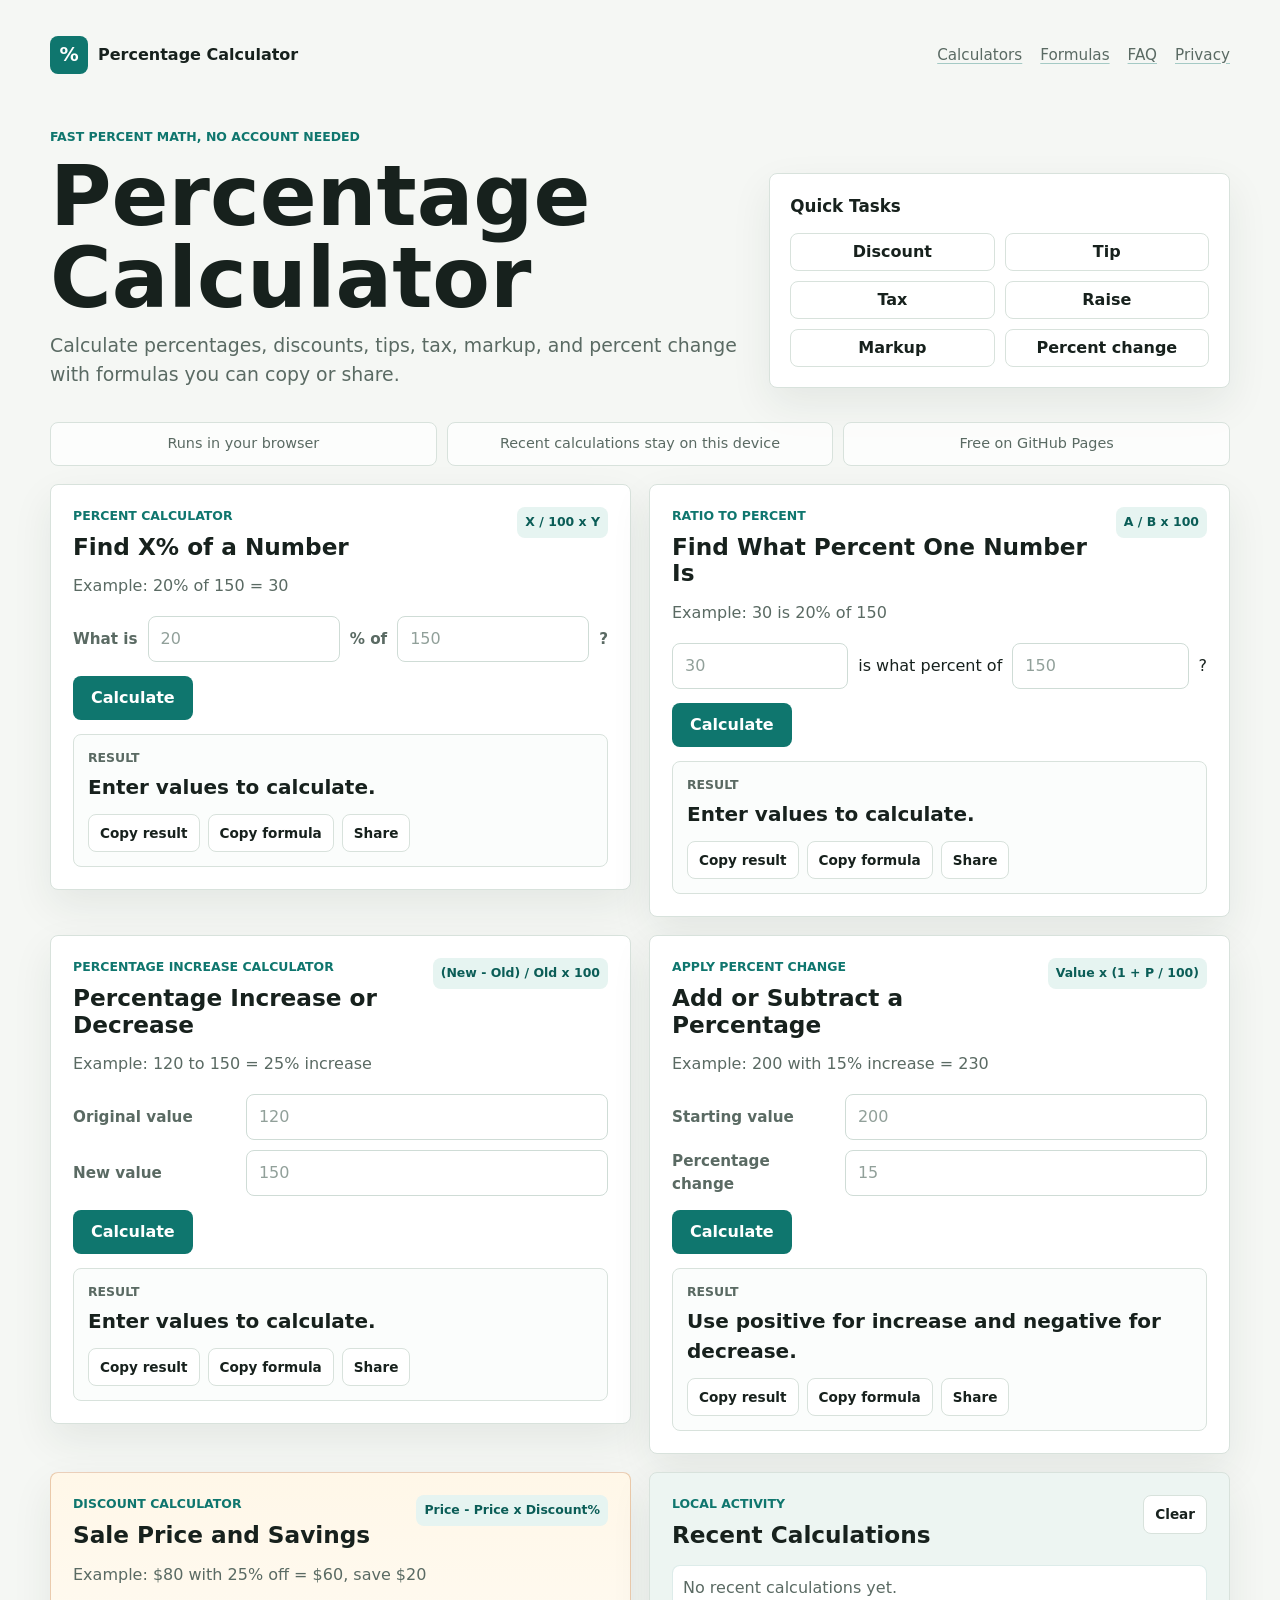
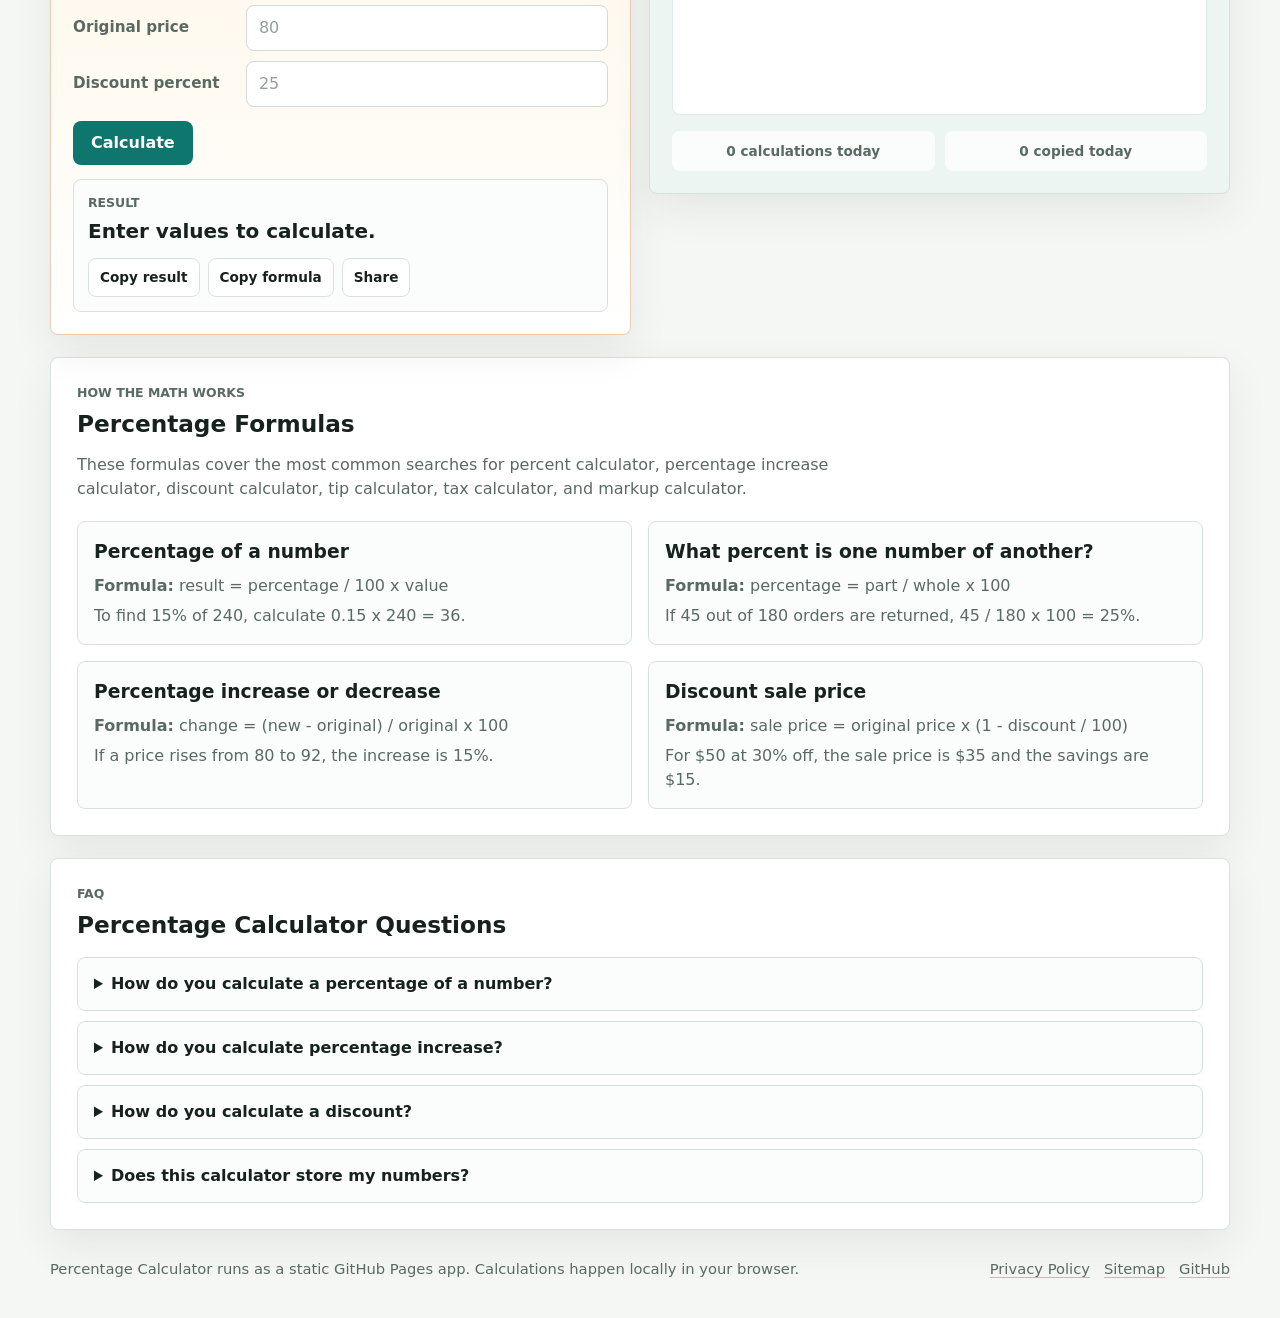
<file: index.html>
<!DOCTYPE html>
<html lang="en">
<head>
    <meta charset="UTF-8">
    <meta name="viewport" content="width=device-width, initial-scale=1.0">
    <title>Percentage Calculator - Percent, Increase, Discount & Change</title>
    <meta name="description" content="Free percentage calculator for percent of a number, percentage increase or decrease, discounts, tips, tax, markup, and percentage change formulas.">
    <meta name="robots" content="index, follow">
    <link rel="canonical" href="https://sahaavi.github.io/Percentage-Calc/">

    <meta property="og:type" content="website">
    <meta property="og:title" content="Percentage Calculator">
    <meta property="og:description" content="Calculate percentages, discounts, tips, tax, markup, and percentage change in your browser.">
    <meta property="og:url" content="https://sahaavi.github.io/Percentage-Calc/">
    <meta property="og:site_name" content="Percentage Calculator">
    <meta name="twitter:card" content="summary">
    <meta name="twitter:title" content="Percentage Calculator">
    <meta name="twitter:description" content="Fast percentage, discount, and percent change calculations with formulas and examples.">

    <meta name="theme-color" content="#0f766e">
    <link rel="icon" href="favicon.svg" type="image/svg+xml">
    <link rel="stylesheet" href="styles.css">
    <script src="site-config.js"></script>
    <script src="tracking.js" defer></script>

    <script type="application/ld+json">
    {
        "@context": "https://schema.org",
        "@type": "WebApplication",
        "name": "Percentage Calculator",
        "url": "https://sahaavi.github.io/Percentage-Calc/",
        "applicationCategory": "FinanceApplication",
        "operatingSystem": "Any",
        "description": "A free browser-based calculator for percentages, percentage increase and decrease, discounts, tips, tax, markup, and percentage change.",
        "offers": {
            "@type": "Offer",
            "price": "0",
            "priceCurrency": "USD"
        },
        "featureList": [
            "Calculate a percentage of a number",
            "Find what percent one number is of another",
            "Calculate percentage increase or decrease",
            "Apply a percentage change",
            "Calculate discount sale price and savings"
        ]
    }
    </script>
    <script type="application/ld+json">
    {
        "@context": "https://schema.org",
        "@type": "FAQPage",
        "mainEntity": [
            {
                "@type": "Question",
                "name": "How do you calculate a percentage of a number?",
                "acceptedAnswer": {
                    "@type": "Answer",
                    "text": "Divide the percentage by 100, then multiply by the number. For example, 20% of 150 is 0.20 times 150, which equals 30."
                }
            },
            {
                "@type": "Question",
                "name": "How do you calculate percentage increase?",
                "acceptedAnswer": {
                    "@type": "Answer",
                    "text": "Subtract the original value from the new value, divide by the original value, then multiply by 100."
                }
            },
            {
                "@type": "Question",
                "name": "How do you calculate a discount?",
                "acceptedAnswer": {
                    "@type": "Answer",
                    "text": "Multiply the original price by the discount percent divided by 100 to get the savings, then subtract the savings from the original price."
                }
            }
        ]
    }
    </script>
</head>
<body>
    <header class="site-header">
        <nav class="topbar" aria-label="Primary">
            <a class="brand" href="https://sahaavi.github.io/Percentage-Calc/" aria-label="Percentage Calculator home">
                <span class="brand-mark" aria-hidden="true">%</span>
                <span>Percentage Calculator</span>
            </a>
            <div class="nav-links">
                <a href="#calculators">Calculators</a>
                <a href="#formulas">Formulas</a>
                <a href="#faq">FAQ</a>
                <a href="privacy.html">Privacy</a>
            </div>
        </nav>

        <section class="hero" aria-labelledby="page-title">
            <div class="hero-copy">
                <p class="eyebrow">Fast percent math, no account needed</p>
                <h1 id="page-title">Percentage Calculator</h1>
                <p class="hero-text">Calculate percentages, discounts, tips, tax, markup, and percent change with formulas you can copy or share.</p>
            </div>
            <div class="quick-panel" aria-labelledby="quick-tasks-title">
                <h2 id="quick-tasks-title">Quick Tasks</h2>
                <div class="preset-grid">
                    <button type="button" class="preset-chip" data-preset="discount">Discount</button>
                    <button type="button" class="preset-chip" data-preset="tip">Tip</button>
                    <button type="button" class="preset-chip" data-preset="tax">Tax</button>
                    <button type="button" class="preset-chip" data-preset="raise">Raise</button>
                    <button type="button" class="preset-chip" data-preset="markup">Markup</button>
                    <button type="button" class="preset-chip" data-preset="change">Percent change</button>
                </div>
            </div>
        </section>
    </header>

    <main>
        <section class="trust-strip" aria-label="Privacy and utility notes">
            <span>Runs in your browser</span>
            <span>Recent calculations stay on this device</span>
            <span>Free on GitHub Pages</span>
        </section>

        <section id="calculators" class="calculator-grid" aria-label="Percentage calculators">
            <article class="calculator-card" id="percent-of-card">
                <div class="card-heading">
                    <div>
                        <p class="eyebrow">Percent calculator</p>
                        <h2>Find X% of a Number</h2>
                    </div>
                    <span class="formula-pill">X / 100 x Y</span>
                </div>
                <p class="example">Example: 20% of 150 = 30</p>
                <form class="calc-form" data-calculator="percent-of">
                    <div class="field-row sentence-row">
                        <label for="percent-of-percent">What is</label>
                        <input type="number" id="percent-of-percent" name="percent" inputmode="decimal" placeholder="20" step="any">
                        <label for="percent-of-value">% of</label>
                        <input type="number" id="percent-of-value" name="value" inputmode="decimal" placeholder="150" step="any">
                        <span aria-hidden="true">?</span>
                    </div>
                    <div class="actions">
                        <button type="submit" class="primary-button">Calculate</button>
                    </div>
                    <div class="result-panel" data-result-for="percent-of" aria-live="polite">
                        <p class="result-label">Result</p>
                        <output id="percent-of-result">Enter values to calculate.</output>
                        <p class="result-formula"></p>
                        <div class="result-actions" hidden>
                            <button type="button" data-action="copy-result">Copy result</button>
                            <button type="button" data-action="copy-formula">Copy formula</button>
                            <button type="button" data-action="share">Share</button>
                        </div>
                    </div>
                </form>
            </article>

            <article class="calculator-card" id="what-percent-card">
                <div class="card-heading">
                    <div>
                        <p class="eyebrow">Ratio to percent</p>
                        <h2>Find What Percent One Number Is</h2>
                    </div>
                    <span class="formula-pill">A / B x 100</span>
                </div>
                <p class="example">Example: 30 is 20% of 150</p>
                <form class="calc-form" data-calculator="what-percent">
                    <div class="field-row compact-sentence-row">
                        <label class="sr-only" for="what-percent-part">Part value</label>
                        <input type="number" id="what-percent-part" name="part" inputmode="decimal" placeholder="30" step="any">
                        <span aria-hidden="true">is what percent of</span>
                        <label class="sr-only" for="what-percent-whole">Whole value</label>
                        <input type="number" id="what-percent-whole" name="whole" inputmode="decimal" placeholder="150" step="any">
                        <span aria-hidden="true">?</span>
                    </div>
                    <div class="actions">
                        <button type="submit" class="primary-button">Calculate</button>
                    </div>
                    <div class="result-panel" data-result-for="what-percent" aria-live="polite">
                        <p class="result-label">Result</p>
                        <output id="what-percent-result">Enter values to calculate.</output>
                        <p class="result-formula"></p>
                        <div class="result-actions" hidden>
                            <button type="button" data-action="copy-result">Copy result</button>
                            <button type="button" data-action="copy-formula">Copy formula</button>
                            <button type="button" data-action="share">Share</button>
                        </div>
                    </div>
                </form>
            </article>

            <article class="calculator-card" id="change-card">
                <div class="card-heading">
                    <div>
                        <p class="eyebrow">Percentage increase calculator</p>
                        <h2>Percentage Increase or Decrease</h2>
                    </div>
                    <span class="formula-pill">(New - Old) / Old x 100</span>
                </div>
                <p class="example">Example: 120 to 150 = 25% increase</p>
                <form class="calc-form" data-calculator="change">
                    <div class="field-grid">
                        <label for="change-old">Original value</label>
                        <input type="number" id="change-old" name="oldValue" inputmode="decimal" placeholder="120" step="any">
                        <label for="change-new">New value</label>
                        <input type="number" id="change-new" name="newValue" inputmode="decimal" placeholder="150" step="any">
                    </div>
                    <div class="actions">
                        <button type="submit" class="primary-button">Calculate</button>
                    </div>
                    <div class="result-panel" data-result-for="change" aria-live="polite">
                        <p class="result-label">Result</p>
                        <output id="change-result">Enter values to calculate.</output>
                        <p class="result-formula"></p>
                        <div class="result-actions" hidden>
                            <button type="button" data-action="copy-result">Copy result</button>
                            <button type="button" data-action="copy-formula">Copy formula</button>
                            <button type="button" data-action="share">Share</button>
                        </div>
                    </div>
                </form>
            </article>

            <article class="calculator-card" id="apply-change-card">
                <div class="card-heading">
                    <div>
                        <p class="eyebrow">Apply percent change</p>
                        <h2>Add or Subtract a Percentage</h2>
                    </div>
                    <span class="formula-pill">Value x (1 + P / 100)</span>
                </div>
                <p class="example">Example: 200 with 15% increase = 230</p>
                <form class="calc-form" data-calculator="apply-change">
                    <div class="field-grid">
                        <label for="apply-base">Starting value</label>
                        <input type="number" id="apply-base" name="baseValue" inputmode="decimal" placeholder="200" step="any">
                        <label for="apply-percent">Percentage change</label>
                        <input type="number" id="apply-percent" name="changePercent" inputmode="decimal" placeholder="15" step="any">
                    </div>
                    <div class="actions">
                        <button type="submit" class="primary-button">Calculate</button>
                    </div>
                    <div class="result-panel" data-result-for="apply-change" aria-live="polite">
                        <p class="result-label">Result</p>
                        <output id="apply-change-result">Use positive for increase and negative for decrease.</output>
                        <p class="result-formula"></p>
                        <div class="result-actions" hidden>
                            <button type="button" data-action="copy-result">Copy result</button>
                            <button type="button" data-action="copy-formula">Copy formula</button>
                            <button type="button" data-action="share">Share</button>
                        </div>
                    </div>
                </form>
            </article>

            <article class="calculator-card feature-card" id="discount-card">
                <div class="card-heading">
                    <div>
                        <p class="eyebrow">Discount calculator</p>
                        <h2>Sale Price and Savings</h2>
                    </div>
                    <span class="formula-pill">Price - Price x Discount%</span>
                </div>
                <p class="example">Example: $80 with 25% off = $60, save $20</p>
                <form class="calc-form" data-calculator="discount">
                    <div class="field-grid">
                        <label for="discount-price">Original price</label>
                        <input type="number" id="discount-price" name="price" inputmode="decimal" placeholder="80" min="0" step="any">
                        <label for="discount-percent">Discount percent</label>
                        <input type="number" id="discount-percent" name="discountPercent" inputmode="decimal" placeholder="25" step="any">
                    </div>
                    <div class="actions">
                        <button type="submit" class="primary-button">Calculate</button>
                    </div>
                    <div class="result-panel" data-result-for="discount" aria-live="polite">
                        <p class="result-label">Result</p>
                        <output id="discount-result">Enter values to calculate.</output>
                        <p class="result-formula"></p>
                        <div class="result-actions" hidden>
                            <button type="button" data-action="copy-result">Copy result</button>
                            <button type="button" data-action="copy-formula">Copy formula</button>
                            <button type="button" data-action="share">Share</button>
                        </div>
                    </div>
                </form>
            </article>

            <aside class="calculator-card side-card" aria-labelledby="activity-title">
                <div class="card-heading">
                    <div>
                        <p class="eyebrow">Local activity</p>
                        <h2 id="activity-title">Recent Calculations</h2>
                    </div>
                    <button type="button" class="ghost-button" id="clear-history">Clear</button>
                </div>
                <ol class="history-list" id="history-list">
                    <li class="empty-history">No recent calculations yet.</li>
                </ol>
                <div class="stats-panel" aria-live="polite">
                    <span id="today-count">0 calculations today</span>
                    <span id="copy-count">0 copied today</span>
                </div>
            </aside>
        </section>

        <section id="formulas" class="content-section" aria-labelledby="formulas-title">
            <div class="section-copy">
                <p class="eyebrow">How the math works</p>
                <h2 id="formulas-title">Percentage Formulas</h2>
                <p>These formulas cover the most common searches for percent calculator, percentage increase calculator, discount calculator, tip calculator, tax calculator, and markup calculator.</p>
            </div>
            <div class="formula-grid">
                <article>
                    <h3>Percentage of a number</h3>
                    <p><strong>Formula:</strong> result = percentage / 100 x value</p>
                    <p>To find 15% of 240, calculate 0.15 x 240 = 36.</p>
                </article>
                <article>
                    <h3>What percent is one number of another?</h3>
                    <p><strong>Formula:</strong> percentage = part / whole x 100</p>
                    <p>If 45 out of 180 orders are returned, 45 / 180 x 100 = 25%.</p>
                </article>
                <article>
                    <h3>Percentage increase or decrease</h3>
                    <p><strong>Formula:</strong> change = (new - original) / original x 100</p>
                    <p>If a price rises from 80 to 92, the increase is 15%.</p>
                </article>
                <article>
                    <h3>Discount sale price</h3>
                    <p><strong>Formula:</strong> sale price = original price x (1 - discount / 100)</p>
                    <p>For $50 at 30% off, the sale price is $35 and the savings are $15.</p>
                </article>
            </div>
        </section>

        <section id="faq" class="content-section" aria-labelledby="faq-title">
            <div class="section-copy">
                <p class="eyebrow">FAQ</p>
                <h2 id="faq-title">Percentage Calculator Questions</h2>
            </div>
            <div class="faq-list">
                <details>
                    <summary>How do you calculate a percentage of a number?</summary>
                    <p>Divide the percentage by 100, then multiply by the number. For example, 20% of 150 is 0.20 x 150 = 30.</p>
                </details>
                <details>
                    <summary>How do you calculate percentage increase?</summary>
                    <p>Subtract the original value from the new value, divide by the original value, then multiply by 100. Positive results are increases; negative results are decreases.</p>
                </details>
                <details>
                    <summary>How do you calculate a discount?</summary>
                    <p>Multiply the original price by discount percent / 100 to find the savings. Subtract the savings from the original price to find the sale price.</p>
                </details>
                <details>
                    <summary>Does this calculator store my numbers?</summary>
                    <p>Recent calculations are stored only in your browser on your device. They are not sent to a server by this app.</p>
                </details>
            </div>
        </section>
    </main>

    <footer class="site-footer">
        <p>Percentage Calculator runs as a static GitHub Pages app. Calculations happen locally in your browser.</p>
        <div class="footer-links">
            <a href="privacy.html">Privacy Policy</a>
            <a href="sitemap.xml">Sitemap</a>
            <a href="https://github.com/sahaavi/Percentage-Calc">GitHub</a>
        </div>
    </footer>

    <script src="script.js" defer></script>
</body>
</html>
</file>
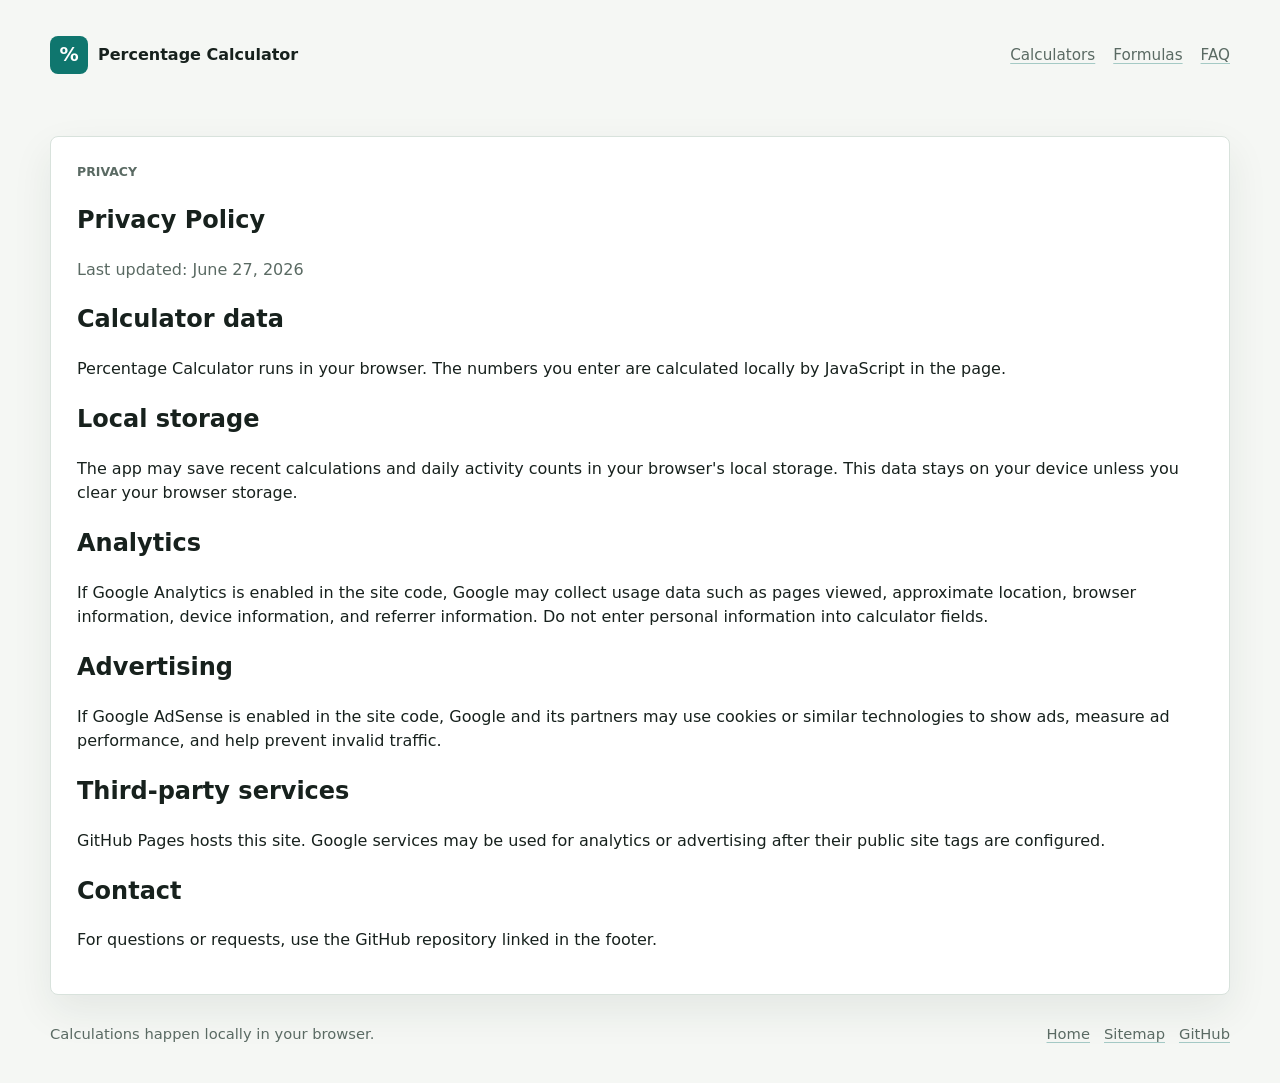
<file: privacy.html>
<!DOCTYPE html>
<html lang="en">
<head>
    <meta charset="UTF-8">
    <meta name="viewport" content="width=device-width, initial-scale=1.0">
    <title>Privacy Policy - Percentage Calculator</title>
    <meta name="description" content="Privacy policy for Percentage Calculator, including local browser storage, Google Analytics, and AdSense disclosures.">
    <meta name="robots" content="index, follow">
    <link rel="canonical" href="https://sahaavi.github.io/Percentage-Calc/privacy.html">
    <meta name="theme-color" content="#0f766e">
    <link rel="icon" href="favicon.svg" type="image/svg+xml">
    <link rel="stylesheet" href="styles.css">
    <script src="site-config.js"></script>
    <script src="tracking.js" defer></script>
</head>
<body>
    <header class="site-header">
        <nav class="topbar" aria-label="Primary">
            <a class="brand" href="index.html" aria-label="Percentage Calculator home">
                <span class="brand-mark" aria-hidden="true">%</span>
                <span>Percentage Calculator</span>
            </a>
            <div class="nav-links">
                <a href="index.html#calculators">Calculators</a>
                <a href="index.html#formulas">Formulas</a>
                <a href="index.html#faq">FAQ</a>
            </div>
        </nav>
    </header>

    <main>
        <section class="content-section policy-page" aria-labelledby="privacy-title">
            <div class="section-copy">
                <p class="eyebrow">Privacy</p>
                <h1 id="privacy-title">Privacy Policy</h1>
                <p>Last updated: June 27, 2026</p>
            </div>

            <h2>Calculator data</h2>
            <p>Percentage Calculator runs in your browser. The numbers you enter are calculated locally by JavaScript in the page.</p>

            <h2>Local storage</h2>
            <p>The app may save recent calculations and daily activity counts in your browser's local storage. This data stays on your device unless you clear your browser storage.</p>

            <h2>Analytics</h2>
            <p>If Google Analytics is enabled in the site code, Google may collect usage data such as pages viewed, approximate location, browser information, device information, and referrer information. Do not enter personal information into calculator fields.</p>

            <h2>Advertising</h2>
            <p>If Google AdSense is enabled in the site code, Google and its partners may use cookies or similar technologies to show ads, measure ad performance, and help prevent invalid traffic.</p>

            <h2>Third-party services</h2>
            <p>GitHub Pages hosts this site. Google services may be used for analytics or advertising after their public site tags are configured.</p>

            <h2>Contact</h2>
            <p>For questions or requests, use the GitHub repository linked in the footer.</p>
        </section>
    </main>

    <footer class="site-footer">
        <p>Calculations happen locally in your browser.</p>
        <div class="footer-links">
            <a href="index.html">Home</a>
            <a href="sitemap.xml">Sitemap</a>
            <a href="https://github.com/sahaavi/Percentage-Calc">GitHub</a>
        </div>
    </footer>
</body>
</html>
</file>
<file: styles.css>
:root {
    color-scheme: light;
    --bg: #f5f7f4;
    --surface: #ffffff;
    --surface-muted: #edf5f2;
    --surface-warm: #fff7e8;
    --ink: #17211d;
    --muted: #5a6a63;
    --line: #d8e2dc;
    --teal: #0f766e;
    --teal-dark: #0b5d57;
    --green: #15803d;
    --amber: #b45309;
    --blue: #2563eb;
    --shadow: 0 16px 40px rgba(26, 45, 39, 0.08);
}

* {
    box-sizing: border-box;
}

html {
    scroll-behavior: smooth;
}

body {
    margin: 0;
    background: var(--bg);
    color: var(--ink);
    font-family: Inter, ui-sans-serif, system-ui, -apple-system, BlinkMacSystemFont, "Segoe UI", sans-serif;
    line-height: 1.5;
}

a {
    color: inherit;
    text-decoration-color: rgba(15, 118, 110, 0.35);
    text-underline-offset: 3px;
}

button,
input {
    font: inherit;
}

button {
    border: 0;
}

button:focus-visible,
input:focus-visible,
a:focus-visible,
summary:focus-visible {
    outline: 3px solid rgba(37, 99, 235, 0.32);
    outline-offset: 3px;
}

.sr-only {
    position: absolute;
    width: 1px;
    height: 1px;
    padding: 0;
    margin: -1px;
    overflow: hidden;
    clip: rect(0, 0, 0, 0);
    white-space: nowrap;
    border: 0;
}

.site-header,
main,
.site-footer {
    width: min(1180px, calc(100% - 32px));
    margin: 0 auto;
}

.site-header {
    padding: 24px 0 12px;
}

.topbar {
    display: flex;
    align-items: center;
    justify-content: space-between;
    gap: 16px;
    padding: 12px 0 28px;
}

.brand {
    display: inline-flex;
    align-items: center;
    gap: 10px;
    font-weight: 800;
    text-decoration: none;
}

.brand-mark {
    display: inline-grid;
    width: 38px;
    height: 38px;
    place-items: center;
    border-radius: 8px;
    background: var(--teal);
    color: #ffffff;
    font-size: 1.2rem;
}

.nav-links {
    display: flex;
    align-items: center;
    gap: 18px;
    color: var(--muted);
    font-size: 0.95rem;
}

.hero {
    display: grid;
    grid-template-columns: minmax(0, 1.2fr) minmax(300px, 0.8fr);
    gap: 28px;
    align-items: end;
    padding: 26px 0 10px;
}

.hero-copy h1 {
    max-width: 780px;
    margin: 6px 0 12px;
    font-size: clamp(2.5rem, 7vw, 5.25rem);
    line-height: 0.98;
    letter-spacing: 0;
}

.hero-text {
    max-width: 720px;
    margin: 0;
    color: var(--muted);
    font-size: 1.18rem;
}

.eyebrow {
    margin: 0 0 8px;
    color: var(--teal);
    font-size: 0.78rem;
    font-weight: 800;
    letter-spacing: 0;
    text-transform: uppercase;
}

.quick-panel,
.calculator-card,
.content-section {
    background: var(--surface);
    border: 1px solid var(--line);
    border-radius: 8px;
    box-shadow: var(--shadow);
}

.quick-panel {
    padding: 20px;
}

.quick-panel h2 {
    margin: 0 0 14px;
    font-size: 1.05rem;
}

.preset-grid {
    display: grid;
    grid-template-columns: repeat(2, minmax(0, 1fr));
    gap: 10px;
}

.preset-chip,
.ghost-button,
.result-actions button {
    min-height: 38px;
    border-radius: 8px;
    border: 1px solid var(--line);
    background: #ffffff;
    color: var(--ink);
    cursor: pointer;
    font-weight: 700;
    transition: border-color 0.18s ease, background 0.18s ease, transform 0.18s ease;
}

.preset-chip:hover,
.ghost-button:hover,
.result-actions button:hover {
    border-color: rgba(15, 118, 110, 0.45);
    background: var(--surface-muted);
    transform: translateY(-1px);
}

.trust-strip {
    display: grid;
    grid-template-columns: repeat(3, 1fr);
    gap: 10px;
    margin: 12px 0 18px;
}

.trust-strip span {
    min-height: 44px;
    display: flex;
    align-items: center;
    justify-content: center;
    padding: 10px 12px;
    border: 1px solid var(--line);
    border-radius: 8px;
    background: rgba(255, 255, 255, 0.72);
    color: var(--muted);
    font-size: 0.9rem;
    text-align: center;
}

.calculator-grid {
    display: grid;
    grid-template-columns: repeat(2, minmax(0, 1fr));
    gap: 18px;
    align-items: start;
}

.calculator-card {
    padding: 22px;
}

.feature-card {
    border-color: rgba(180, 83, 9, 0.28);
    background: linear-gradient(0deg, var(--surface), var(--surface-warm));
}

.side-card {
    background: var(--surface-muted);
}

.card-heading {
    display: flex;
    justify-content: space-between;
    gap: 18px;
    align-items: start;
}

.card-heading h2,
.section-copy h2 {
    margin: 0;
    color: var(--ink);
    font-size: 1.45rem;
    line-height: 1.15;
}

.formula-pill {
    flex: 0 0 auto;
    max-width: 220px;
    padding: 6px 8px;
    border-radius: 8px;
    background: #e6f4f1;
    color: var(--teal-dark);
    font-size: 0.78rem;
    font-weight: 800;
    overflow-wrap: anywhere;
    text-align: right;
}

.example {
    margin: 14px 0 18px;
    color: var(--muted);
}

.calc-form {
    display: grid;
    gap: 14px;
}

.field-row,
.field-grid {
    display: grid;
    gap: 10px;
    align-items: center;
}

.sentence-row {
    grid-template-columns: auto minmax(120px, 1fr) auto minmax(120px, 1fr) auto;
}

.compact-sentence-row {
    grid-template-columns: minmax(120px, 1fr) auto minmax(120px, 1fr) auto;
}

.field-grid {
    grid-template-columns: minmax(130px, 0.45fr) minmax(140px, 1fr);
}

label,
.sentence-row span {
    color: var(--muted);
    font-size: 0.95rem;
    font-weight: 700;
}

input[type="number"] {
    width: 100%;
    min-height: 44px;
    padding: 10px 12px;
    border: 1px solid #cfdcd6;
    border-radius: 8px;
    background: #ffffff;
    color: var(--ink);
}

input[type="number"]::placeholder {
    color: #91a09a;
}

.actions {
    display: flex;
    justify-content: flex-start;
}

.primary-button {
    min-height: 44px;
    padding: 10px 18px;
    border-radius: 8px;
    background: var(--teal);
    color: #ffffff;
    cursor: pointer;
    font-weight: 800;
    transition: background 0.18s ease, transform 0.18s ease;
}

.primary-button:hover {
    background: var(--teal-dark);
    transform: translateY(-1px);
}

.result-panel {
    min-height: 116px;
    padding: 14px;
    border: 1px solid var(--line);
    border-radius: 8px;
    background: #fbfdfc;
}

.result-panel.is-complete {
    border-color: rgba(21, 128, 61, 0.38);
    background: #f0fdf4;
}

.result-panel.is-error {
    border-color: rgba(180, 83, 9, 0.45);
    background: #fff7ed;
}

.result-label {
    margin: 0 0 4px;
    color: var(--muted);
    font-size: 0.78rem;
    font-weight: 800;
    letter-spacing: 0;
    text-transform: uppercase;
}

output {
    display: block;
    color: var(--ink);
    font-size: 1.25rem;
    font-weight: 850;
    overflow-wrap: anywhere;
}

.result-formula {
    margin: 6px 0 0;
    color: var(--muted);
    overflow-wrap: anywhere;
}

.result-actions {
    display: flex;
    flex-wrap: wrap;
    gap: 8px;
    margin-top: 12px;
}

.result-actions button,
.ghost-button {
    padding: 8px 11px;
    font-size: 0.85rem;
}

.history-list {
    display: grid;
    gap: 10px;
    min-height: 150px;
    margin: 16px 0;
    padding: 0;
    list-style: none;
}

.history-list li {
    display: grid;
    gap: 4px;
    padding: 10px;
    border: 1px solid rgba(15, 118, 110, 0.14);
    border-radius: 8px;
    background: #ffffff;
}

.history-list button {
    padding: 0;
    background: transparent;
    color: var(--ink);
    cursor: pointer;
    font-weight: 800;
    text-align: left;
}

.history-list small {
    color: var(--muted);
}

.empty-history {
    color: var(--muted);
}

.stats-panel {
    display: grid;
    grid-template-columns: 1fr 1fr;
    gap: 10px;
}

.stats-panel span {
    padding: 10px;
    border-radius: 8px;
    background: rgba(255, 255, 255, 0.78);
    color: var(--muted);
    font-size: 0.85rem;
    font-weight: 800;
    text-align: center;
}

.content-section {
    margin-top: 22px;
    padding: 26px;
}

.section-copy {
    max-width: 760px;
}

.section-copy p {
    color: var(--muted);
}

.formula-grid {
    display: grid;
    grid-template-columns: repeat(2, minmax(0, 1fr));
    gap: 16px;
    margin-top: 20px;
}

.formula-grid article {
    padding: 16px;
    border: 1px solid var(--line);
    border-radius: 8px;
    background: #fbfdfc;
}

.formula-grid h3 {
    margin: 0 0 8px;
}

.formula-grid p {
    margin: 6px 0 0;
    color: var(--muted);
}

.faq-list {
    display: grid;
    gap: 10px;
    margin-top: 18px;
}

details {
    border: 1px solid var(--line);
    border-radius: 8px;
    background: #fbfdfc;
}

summary {
    padding: 14px 16px;
    cursor: pointer;
    font-weight: 800;
}

details p {
    margin: 0;
    padding: 0 16px 16px;
    color: var(--muted);
}

.site-footer {
    display: flex;
    justify-content: space-between;
    gap: 18px;
    padding: 28px 0 38px;
    color: var(--muted);
    font-size: 0.92rem;
}

.site-footer p {
    margin: 0;
}

.footer-links {
    display: flex;
    gap: 14px;
    white-space: nowrap;
}

@media (max-width: 920px) {
    .hero,
    .calculator-grid,
    .formula-grid {
        grid-template-columns: 1fr;
    }

    .quick-panel {
        box-shadow: none;
    }

    .trust-strip {
        grid-template-columns: 1fr;
    }
}

@media (max-width: 680px) {
    .site-header,
    main,
    .site-footer {
        width: min(100% - 24px, 1180px);
    }

    .topbar,
    .site-footer {
        align-items: flex-start;
        flex-direction: column;
    }

    .nav-links {
        width: 100%;
        flex-wrap: wrap;
        gap: 12px;
    }

    .hero {
        padding-top: 8px;
    }

    .hero-copy h1 {
        font-size: 3rem;
    }

    .calculator-card,
    .content-section,
    .quick-panel {
        padding: 16px;
    }

    .card-heading {
        display: grid;
    }

    .formula-pill {
        max-width: 100%;
        text-align: left;
    }

    .sentence-row,
    .compact-sentence-row,
    .field-grid {
        grid-template-columns: 1fr;
    }

    .actions,
    .primary-button,
    .preset-chip {
        width: 100%;
    }

    .preset-grid,
    .stats-panel {
        grid-template-columns: 1fr;
    }

    .result-actions button {
        flex: 1 1 130px;
    }

    .footer-links {
        flex-wrap: wrap;
        white-space: normal;
    }
}

@media (prefers-reduced-motion: reduce) {
    html {
        scroll-behavior: auto;
    }

    *,
    *::before,
    *::after {
        transition-duration: 0.01ms !important;
        animation-duration: 0.01ms !important;
        animation-iteration-count: 1 !important;
    }
}
</file>
